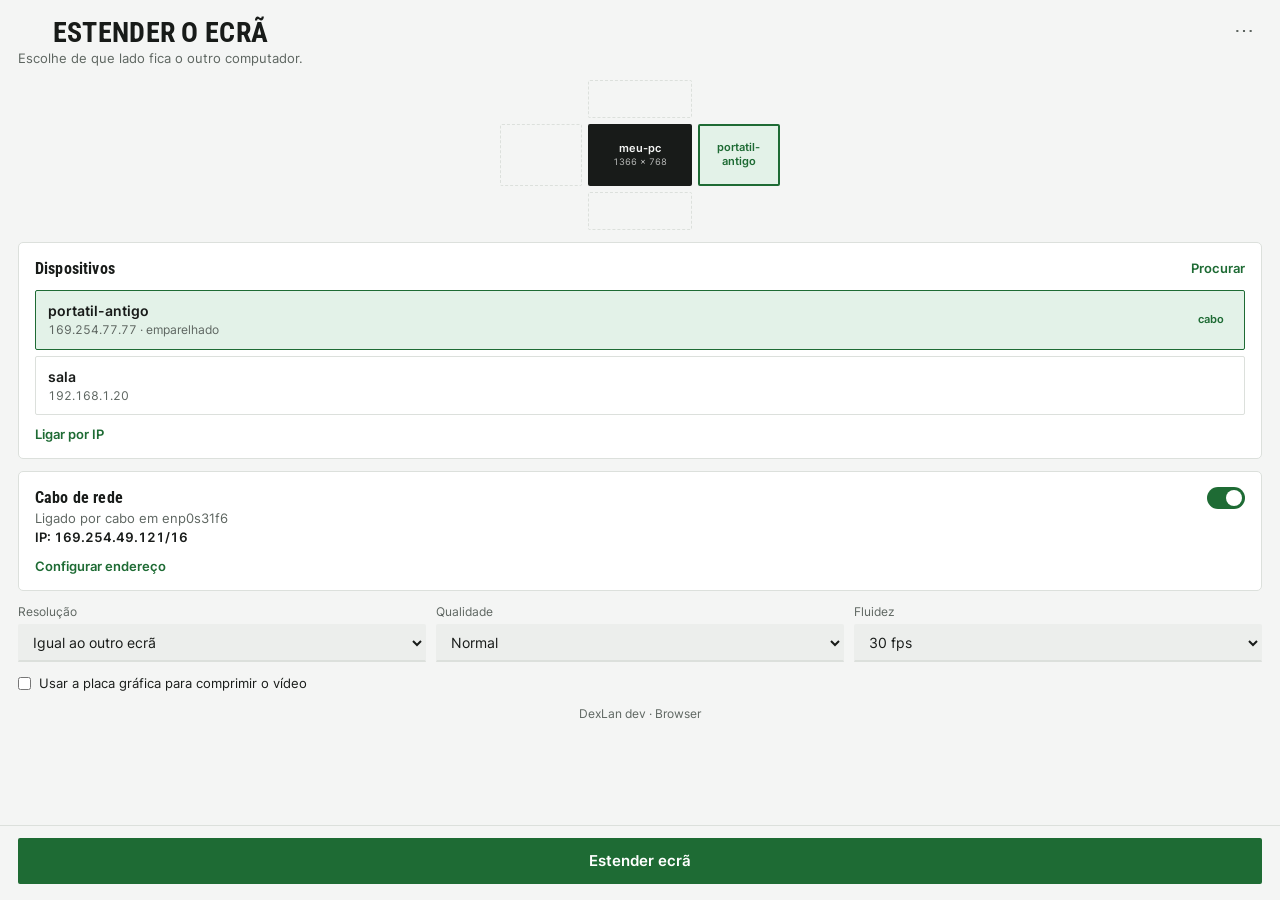
<file: dexlan/ui/web/host/index.html>
<!DOCTYPE html>
<html lang="pt">
    <head>
        <meta charset="UTF-8">
        <title>DexLan</title>
        <link rel="stylesheet" href="../comum/base.css">
        <link rel="stylesheet" href="style.css">
    </head>
    <body>
        <main>
            <section id="inicio" class="view">
                <div class="head">
                    <div>
                        <h1>Estender o ecrã</h1>
                        <p class="hint">Escolhe de que lado fica o outro
                            computador.</p>
                    </div>
                    <div class="menu">
                        <button class="menu-btn" id="btnMenu"
                            title="Mais opções">⋯</button>
                        <div class="menu-list" id="menu" hidden>
                            <button id="btnEsquecer">Esquecer dispositivos
                                emparelhados</button>
                            <button id="btnDesinstalar">Desinstalar o
                                DexLan…</button>
                        </div>
                    </div>
                </div>

                <div class="layout" id="disposicao">
                    <button class="zone" data-pos="cima"></button>
                    <button class="zone" data-pos="esquerda"></button>
                    <div class="screen me" id="ecraLocal"></div>
                    <button class="zone" data-pos="direita"></button>
                    <button class="zone" data-pos="baixo"></button>
                </div>

                <div class="card">
                    <div class="card-head">
                        <h2>Dispositivos</h2>
                        <button class="link" id="btnProcurar">Procurar</button>
                    </div>
                    <ul class="devices" id="dispositivos"></ul>
                    <p class="hint" id="semDispositivos" hidden>Nenhum
                        encontrado. Abre o DexLan Receiver no outro computador e
                        confirma que estão na mesma rede ou ligados por
                        cabo.</p>
                    <details class="by-ip">
                        <summary class="link">Ligar por IP</summary>
                        <input id="campoIp" class="num"
                            placeholder="ex.: 192.168.1.20">
                    </details>
                </div>

                <div class="card" id="painelCabo"></div>

                <div class="options">
                    <div class="field">
                        <label for="resolucao">Resolução</label>
                        <select id="resolucao">
                            <option value="auto">Igual ao outro ecrã</option>
                            <option value="1280x720">1280 × 720</option>
                            <option value="1366x768">1366 × 768</option>
                            <option value="1600x900">1600 × 900</option>
                            <option value="1920x1080">1920 × 1080</option>
                        </select>
                    </div>
                    <div class="field">
                        <label for="qualidade">Qualidade</label>
                        <select id="qualidade">
                            <option value="3000">Leve</option>
                            <option value="6000">Normal</option>
                            <option value="10000">Alta</option>
                        </select>
                    </div>
                    <div class="field">
                        <label for="fps">Fluidez</label>
                        <select id="fps">
                            <option value="30">30 fps</option>
                            <option value="60">60 fps</option>
                        </select>
                    </div>
                </div>
                <label class="check" id="linhaHw" hidden><input type="checkbox"
                        id="hw"> Usar a placa gráfica para comprimir o
                    vídeo</label>

                <p class="footer hint" id="rodape"></p>
                <div class="actions">
                    <p class="error" id="erroInicio"></p>
                    <button class="btn primary wide" id="btnEstender"
                        disabled>Estender ecrã</button>
                </div>
            </section>

            <section id="a_ligar" class="view center" hidden>
                <div class="spinner"></div>
                <h1 id="tituloLigar">A ligar…</h1>
                <p class="hint num" id="textoLigar"></p>
                <button class="btn" id="btnCancelar">Cancelar</button>
            </section>

            <section id="codigo" class="view center" hidden>
                <h1 id="tituloCodigo"></h1>
                <p class="hint">Só é pedido da primeira vez.</p>
                <input id="campoCodigo" class="pin-input num" maxlength="6"
                    inputmode="numeric" autocomplete="off">
                <p class="error" id="erroCodigo"></p>
                <div class="row">
                    <button class="btn" id="btnCancelarCodigo">Cancelar</button>
                    <button class="btn primary" id="btnConfirmar"
                        disabled>Confirmar</button>
                </div>
            </section>

            <section id="activo" class="view" hidden>
                <div>
                    <p class="hint">Ecrã estendido para</p>
                    <h1 id="nomeActivo"></h1>
                    <p class="state" id="estadoActivo"></p>
                </div>
                <div class="layout active" id="disposicaoActiva"></div>
                <div class="stats">
                    <div><strong class="num"
                            id="numFps">–</strong><span>imagens/s</span></div>
                    <div><strong class="num" id="numAtraso">–</strong><span>ms
                            de atraso</span></div>
                    <div><strong class="num"
                            id="numMbps">–</strong><span>Mbit/s</span></div>
                </div>
                <p class="hint" id="dicaActivo"></p>
                <div class="actions">
                    <button class="btn primary wide"
                        id="btnParar">Parar</button>
                </div>
            </section>
        </main>

        <div class="modal" id="janelaDesinstalar" hidden>
            <div class="card">
                <h2>Desinstalar o DexLan?</h2>
                <p class="hint">Remove o programa e os atalhos do menu.</p>
                <label class="check"><input type="checkbox" id="apagarTudo"
                        checked> Apagar também as preferências, os
                    emparelhamentos e o perfil do cabo</label>
                <div class="row">
                    <button class="btn" id="btnNaoDesinstalar">Cancelar</button>
                    <button class="btn danger"
                        id="btnSimDesinstalar">Desinstalar</button>
                </div>
            </div>
        </div>

        <script src="../comum/ponte.js"></script>
        <script src="../comum/cabo.js"></script>
        <script src="app.js"></script>
    </body>
</html>
</file>
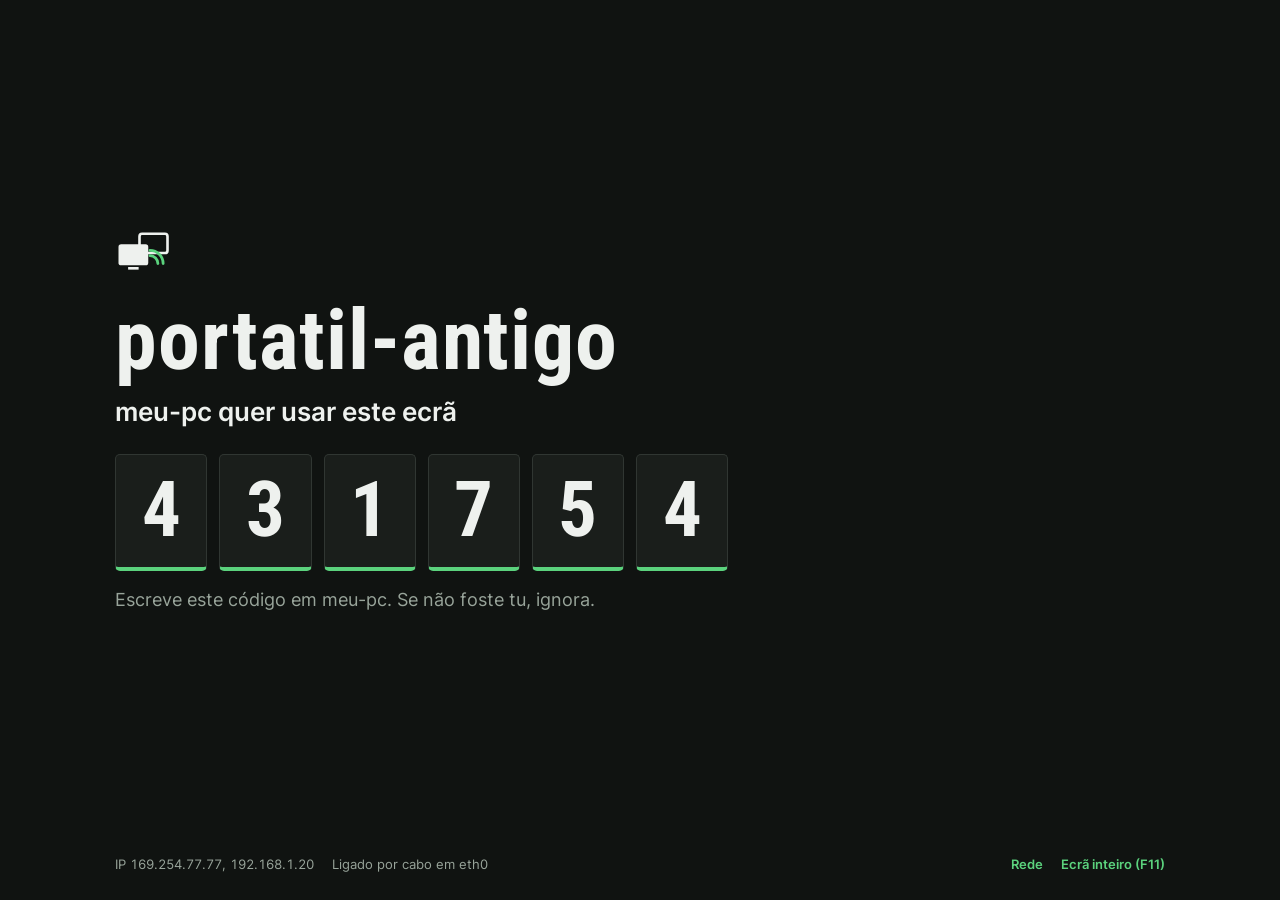
<file: dexlan/ui/web/receiver/index.html>
<!DOCTYPE html>
<html lang="pt">
<head>
    <meta charset="UTF-8">
    <title>DexLan Receiver</title>
    <link rel="stylesheet" href="../comum/base.css">
    <link rel="stylesheet" href="style.css">
</head>
<body>
    <main>
        <svg class="logo" viewBox="0 0 64 64" aria-hidden="true">
            <rect x="4" y="22" width="34" height="24" rx="3" fill="currentColor"/>
            <rect x="15" y="48" width="12" height="3" fill="currentColor"/>
            <rect x="28" y="10" width="32" height="22" rx="3" fill="none" stroke="currentColor" stroke-width="3"/>
            <path d="M40 35a9 9 0 0 1 9 9M40 29a15 15 0 0 1 15 15" fill="none" stroke="var(--accent)" stroke-width="3.2" stroke-linecap="round"/>
        </svg>
        <h1 id="nome"></h1>
        <p class="title" id="titulo"></p>
        <div class="pin" id="codigo" hidden></div>
        <p class="text" id="texto"></p>
    </main>

    <footer>
        <span class="num" id="enderecos"></span>
        <span class="linha-cabo" id="linhaCabo"></span>
        <span class="grow"></span>
        <button class="link" id="btnRede">Rede</button>
        <button class="link" id="btnEcraInteiro">Ecrã inteiro (F11)</button>
    </footer>

    <div class="drawer" id="gaveta" hidden>
        <div class="card" id="painelCabo"></div>
        <button class="btn" id="btnFecharGaveta">Fechar</button>
    </div>

    <script src="../comum/ponte.js"></script>
    <script src="../comum/cabo.js"></script>
    <script src="app.js"></script>
</body>
</html>
</file>
<file: dexlan/ui/web/comum/base.css>
@font-face {
    font-family: 'Inter';
    src: url('../fonts/Inter-Regular.ttf') format('truetype');
    font-weight: 400;
}
@font-face {
    font-family: 'Inter';
    src: url('../fonts/Inter-SemiBold.ttf') format('truetype');
    font-weight: 600;
}
@font-face {
    font-family: 'Inter';
    src: url('../fonts/Inter-Bold.ttf') format('truetype');
    font-weight: 700;
}
@font-face {
    font-family: 'RobotoCondensed';
    src: url('../fonts/Roboto_Condensed-Bold.ttf') format('truetype');
    font-weight: 700;
}

:root {
    --bg: hsl(120, 6%, 96%);
    --surface: hsl(0, 0%, 100%);
    --surface-2: hsl(120, 5%, 93%);
    --line: hsl(120, 5%, 87%);
    --text: hsl(140, 6%, 10%);
    --text-soft: hsl(140, 4%, 38%);
    --accent: hsl(137, 56%, 27%);
    --accent-hover: hsl(137, 56%, 22%);
    --accent-soft: hsl(137, 35%, 92%);
    --on-accent: hsl(0, 0%, 100%);
    --warn: hsl(38, 90%, 32%);
    --danger: hsl(0, 70%, 40%);
    --radius: 5px;
    --radius-sm: 2px;
    --font-title: 'RobotoCondensed', 'Arial Narrow', sans-serif;
    --font-text: 'Inter', 'Cantarell', sans-serif;
}

* {
    box-sizing: border-box;
    margin: 0;
    padding: 0;
}
html, body {
    height: 100%;
}
body {
    background-color: var(--bg);
    color: var(--text);
    font-family: var(--font-text);
    font-size: 14px;
    line-height: 1.45;
    user-select: none;
    -webkit-user-select: none;
}
[hidden] {
    display: none !important;
}

h1, h2 {
    font-family: var(--font-title);
    font-weight: 700;
    letter-spacing: 0.01em;
}
h1 {
    font-size: 28px;
    line-height: 1.1;
}
h2 {
    font-size: 16px;
}
.hint {
    color: var(--text-soft);
    font-size: 13px;
}
.error {
    color: var(--danger);
    font-size: 13px;
}
.num {
    font-variant-numeric: tabular-nums;
}

button {
    font: inherit;
    cursor: pointer;
    border: none;
    background: none;
    color: inherit;
}
.btn {
    border-radius: var(--radius-sm);
    padding: 10px 16px;
    font-weight: 600;
    background-color: var(--surface-2);
    color: var(--text);
}
.btn:hover {
    background-color: var(--line);
}
.btn.primary {
    background-color: var(--accent);
    color: var(--on-accent);
}
.btn.primary:hover {
    background-color: var(--accent-hover);
}
.btn:disabled {
    opacity: 0.45;
    cursor: default;
}
.btn.wide {
    width: 100%;
    padding: 12px 16px;
    font-size: 15px;
}
.link {
    color: var(--accent);
    font-weight: 600;
    font-size: 13px;
}
.link:hover {
    text-decoration: underline;
}
:focus-visible {
    outline: 2px solid var(--accent);
    outline-offset: 2px;
}

input, select {
    font: inherit;
    color: var(--text);
    background-color: var(--surface-2);
    border: 1px solid transparent;
    border-bottom: 2px solid var(--line);
    border-radius: var(--radius-sm) var(--radius-sm) 0 0;
    padding: 8px 10px;
    width: 100%;
}
input:focus, select:focus {
    outline: none;
    border-bottom-color: var(--accent);
}

.card {
    background-color: var(--surface);
    border: 1px solid var(--line);
    border-radius: var(--radius);
    padding: 14px 16px;
}
.card-head {
    display: flex;
    align-items: center;
    justify-content: space-between;
    gap: 10px;
}

.tag {
    font-size: 11px;
    font-weight: 600;
    color: var(--accent);
    background-color: var(--accent-soft);
    border-radius: 99px;
    padding: 1px 8px;
}
.dot {
    display: inline-block;
    width: 8px;
    height: 8px;
    border-radius: 50%;
    background-color: currentColor;
    margin-right: 6px;
}

.switch {
    position: relative;
    width: 38px;
    height: 22px;
    flex-shrink: 0;
}
.switch input {
    opacity: 0;
    width: 0;
    height: 0;
}
.switch span {
    position: absolute;
    inset: 0;
    background-color: var(--line);
    border-radius: 99px;
    transition: background-color 0.15s;
    cursor: pointer;
}
.switch span::after {
    content: '';
    position: absolute;
    top: 3px;
    left: 3px;
    width: 16px;
    height: 16px;
    border-radius: 50%;
    background-color: var(--surface);
    transition: transform 0.15s;
}
.switch input:checked + span {
    background-color: var(--accent);
}
.switch input:checked + span::after {
    transform: translateX(16px);
}

.seg {
    display: inline-flex;
    background-color: var(--surface-2);
    border-radius: var(--radius-sm);
    padding: 3px;
}
.seg button {
    padding: 5px 12px;
    border-radius: 4px;
    font-size: 13px;
    font-weight: 600;
    color: var(--text-soft);
}
.seg button.on {
    background-color: var(--surface);
    color: var(--text);
}

.field {
    display: flex;
    flex-direction: column;
    gap: 4px;
}
.field label {
    font-size: 12px;
    color: var(--text-soft);
}
</file>
<file: dexlan/ui/web/host/style.css>
body {
    display: flex;
    flex-direction: column;
}

.head {
    display: flex;
    align-items: flex-start;
    justify-content: space-between;
}
h1{
    text-align: center;
    font-family: var(--font-title);
    text-transform: uppercase;
}
.menu {
    position: relative;
}

.menu-btn {
    font-size: 20px;
    line-height: 1;
    padding: 2px 8px;
    border-radius: var(--radius-sm);
    color: var(--text-soft);
}

.menu-btn:hover {
    background-color: var(--surface-2);
}

.menu-list {
    position: absolute;
    right: 0;
    top: 30px;
    z-index: 10;
    display: flex;
    flex-direction: column;
    min-width: 260px;
    padding: 6px;
    background-color: var(--surface);
    border: 1px solid var(--line);
    border-radius: var(--radius);
    box-shadow: 0 8px 24px hsla(0, 0%, 0%, 0.12);
}

.menu-list button {
    text-align: left;
    padding: 8px 10px;
    border-radius: var(--radius-sm);
}

.menu-list button:hover {
    background-color: var(--surface-2);
}

main {
    flex: 1;
    overflow-y: auto;
}

.view {
    display: flex;
    flex-direction: column;
    gap: 12px;
    padding: 18px 18px 0;
    min-height: 100%;
}

.actions {
    position: sticky;
    bottom: 0;
    margin: auto -18px 0;
    padding: 12px 18px 16px;
    background-color: var(--bg);
    border-top: 1px solid var(--line);
    display: flex;
    flex-direction: column;
    gap: 8px;
}

.actions .error:empty {
    display: none;
}

.view.center {
    justify-content: center;
    padding-bottom: 18px;
}

.row {
    display: flex;
    gap: 10px;
}

.row .primary {
    flex: 1;
}

/* disposição dos ecrãs */
.layout {
    display: grid;
    grid-template-columns: 1fr 1.25fr 1fr;
    grid-template-rows: 38px 62px 38px;
    gap: 6px;
    width: 280px;
    margin: 0 auto;
}

.zone,
.screen {
    border-radius: var(--radius-sm);
    display: flex;
    flex-direction: column;
    align-items: center;
    justify-content: center;
    font-size: 11px;
    line-height: 1.25;
    overflow: hidden;
    text-align: center;
    padding: 2px 4px;
}

.zone {
    border: 1.5px dashed var(--line);
    color: var(--text-soft);
}

.zone:hover {
    border-color: var(--text-soft);
}

.zone.on {
    border: 2px solid var(--accent);
    background-color: var(--accent-soft);
    color: var(--accent);
    font-weight: 600;
}

.zone[data-pos="cima"] {
    grid-area: 1 / 2;
}

.zone[data-pos="esquerda"] {
    grid-area: 2 / 1;
}

.screen.me {
    grid-area: 2 / 2;
}

.zone[data-pos="direita"] {
    grid-area: 2 / 3;
}

.zone[data-pos="baixo"] {
    grid-area: 3 / 2;
}

.screen {
    background-color: var(--text);
    color: var(--bg);
    font-weight: 600;
}

.screen small,
.zone small {
    font-weight: 400;
    opacity: 0.75;
    font-variant-numeric: tabular-nums;
}

.layout.active {
    display: flex;
    justify-content: center;
    gap: 8px;
    width: auto;
}

.layout.active>* {
    width: 150px;
    height: 88px;
}

.layout.active.vertical {
    flex-direction: column;
    align-items: center;
}

.layout.active .zone {
    border-style: solid;
}

.layout.active.reconnecting .zone {
    border-color: var(--warn);
    background-color: hsl(38, 80%, 94%);
    color: var(--warn);
}

/* dispositivos */
.devices {
    list-style: none;
    display: flex;
    flex-direction: column;
    gap: 6px;
    margin-top: 10px;
}

.devices li {
    display: flex;
    align-items: center;
    gap: 10px;
    padding: 10px 12px;
    border: 1px solid var(--line);
    border-radius: var(--radius-sm);
    cursor: pointer;
}

.devices li:hover {
    background-color: var(--surface-2);
}

.devices li.on {
    border-color: var(--accent);
    background-color: var(--accent-soft);
}

.devices .name {
    font-weight: 600;
}

.devices .ip {
    color: var(--text-soft);
    font-size: 12px;
}

.devices .grow {
    flex: 1;
    display: flex;
    flex-direction: column;
}

details summary {
    list-style: none;
    margin-top: 10px;
    cursor: pointer;
}

details summary::-webkit-details-marker {
    display: none;
}

details[open]> :not(summary) {
    margin-top: 10px;
}

.cabo-config .field {
    margin-bottom: 8px;
}

.cabo-ip {
    font-size: 13px;
    font-weight: 600;
}

.options {
    display: grid;
   grid-template-columns: repeat(3, 1fr);
    gap: 10px;
}

.check {
    display: flex;
    gap: 8px;
    align-items: center;
    font-size: 13px;
}

.check input {
    width: auto;
}

.footer {
    text-align: center;
    font-size: 12px;
}

/* PIN */
.pin-input {
    font-family: var(--font-title);
    font-size: 40px;
    letter-spacing: 14px;
    text-align: center;
    padding: 10px;
}

.spinner {
    width: 28px;
    height: 28px;
    border: 3px solid var(--line);
    border-top-color: var(--accent);
    border-radius: 50%;
    animation: spin 0.8s linear infinite;
}

@keyframes spin {
    to {
        transform: rotate(360deg);
    }
}

/* sessão activa */
.state {
    margin-top: 6px;
    font-weight: 600;
    color: var(--accent);
}

.state.warn {
    color: var(--warn);
}

.stats {
    display: grid;
    grid-template-columns: repeat(3, 1fr);
    gap: 8px;
}

.stats div {
    display: flex;
    flex-direction: column;
    background-color: var(--surface);
    border: 1px solid var(--line);
    border-radius: var(--radius-sm);
    padding: 10px 12px;
}

.stats strong {
    font-family: var(--font-title);
    font-size: 26px;
}

.stats span {
    color: var(--text-soft);
    font-size: 12px;
}

.modal {
    position: fixed;
    inset: 0;
    background-color: hsla(0, 0%, 0%, 0.35);
    display: flex;
    align-items: center;
    justify-content: center;
    padding: 20px;
}

.modal .card {
    display: flex;
    flex-direction: column;
    gap: 12px;
    max-width: 380px;
}

.btn.danger {
    background-color: var(--danger);
    color: var(--on-accent);
    flex: 1;
}
</file>
<file: dexlan/ui/web/receiver/style.css>
:root {
    --bg: hsl(140, 8%, 7%);
    --surface: hsl(140, 6%, 11%);
    --surface-2: hsl(140, 5%, 15%);
    --line: hsl(140, 5%, 20%);
    --text: hsl(120, 10%, 94%);
    --text-soft: hsl(130, 6%, 62%);
    --accent: hsl(137, 57%, 59%);
    --accent-hover: hsl(137, 57%, 52%);
    --accent-soft: hsl(137, 30%, 16%);
    --on-accent: hsl(140, 8%, 7%);
}

body {
    display: flex;
    flex-direction: column;
    overflow: hidden;
}

main {
    flex: 1;
    display: flex;
    flex-direction: column;
    justify-content: center;
    gap: 10px;
    padding: 0 9vw;
}

.logo {
    width: 56px;
    height: 56px;
    margin-bottom: 8px;
    color: var(--text);
}

#nome {
    font-size: clamp(44px, 7vw, 84px);
    line-height: 1;
    overflow-wrap: anywhere;
}

.title {
    font-size: clamp(18px, 2.2vw, 26px);
    font-weight: 600;
}

.text {
    color: var(--text-soft);
    font-size: clamp(14px, 1.5vw, 18px);
    max-width: 60ch;
}

.pin {
    display: flex;
    gap: 12px;
    margin: 14px 0 6px;
}

.pin span {
    font-family: var(--font-title);
    font-size: clamp(48px, 6vw, 80px);
    font-variant-numeric: tabular-nums;
    width: 1.2em;
    text-align: center;
    background-color: var(--surface);
    border: 1px solid var(--line);
    border-bottom: 4px solid var(--accent);
    border-radius: var(--radius);
}

footer {
    display: flex;
    align-items: center;
    gap: 18px;
    padding: 18px 9vw 26px;
    color: var(--text-soft);
    font-size: 13px;
}

.grow {
    flex: 1;
}

.drawer {
    position: fixed;
    right: 24px;
    bottom: 70px;
    width: 340px;
    display: flex;
    flex-direction: column;
    gap: 10px;
}

.drawer .card {
    display: flex;
    flex-direction: column;
    gap: 6px;
}

details summary {
    list-style: none;
    margin-top: 6px;
    cursor: pointer;
}

details summary::-webkit-details-marker {
    display: none;
}

details[open]> :not(summary) {
    margin-top: 10px;
}

.cabo-config .field {
    margin-bottom: 8px;
}

.cabo-ip {
    font-weight: 600;
}
</file>
